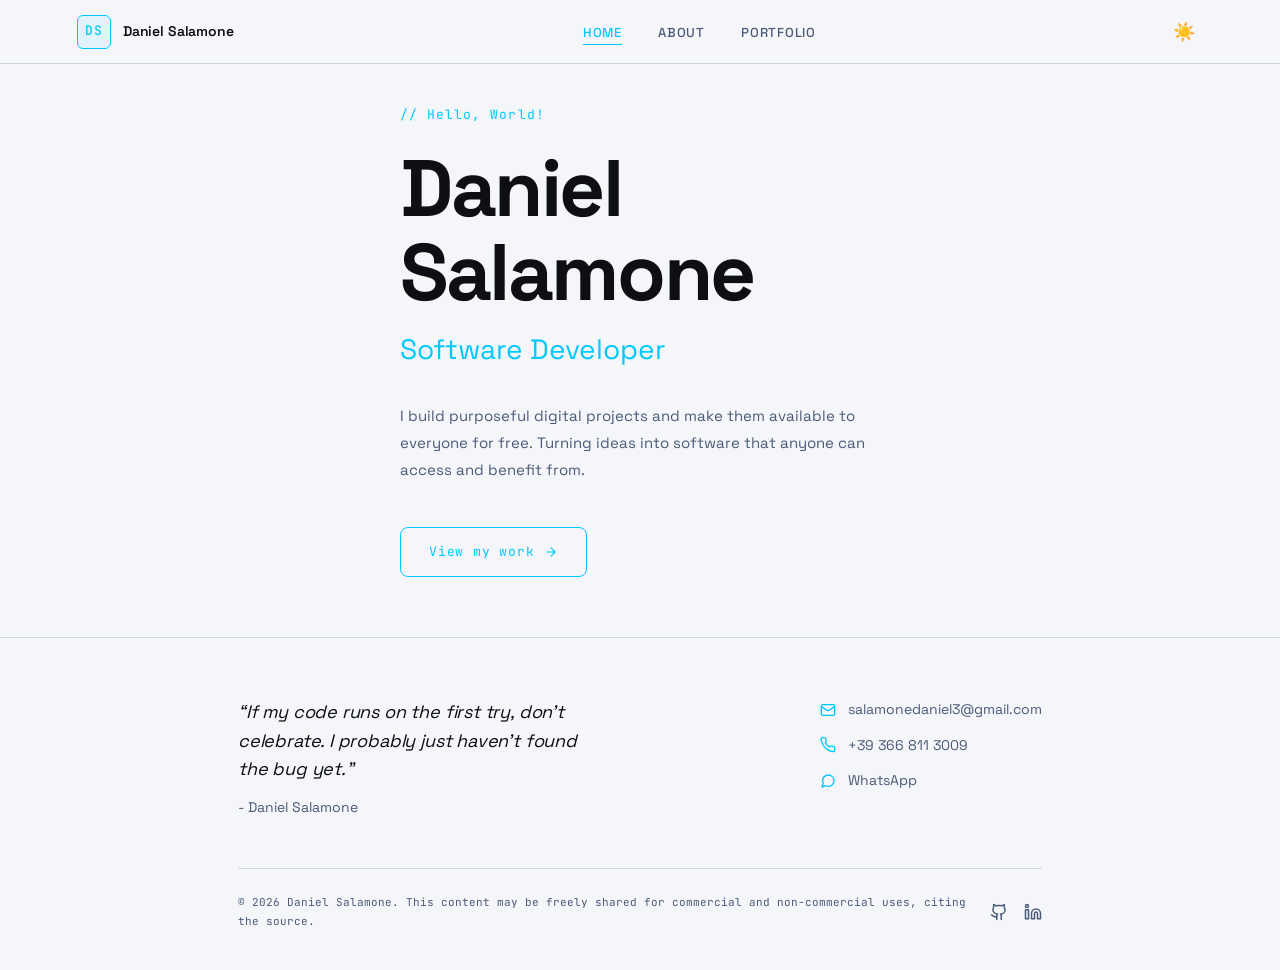
<file: index.html>
<!DOCTYPE html>
<html lang="en">
<head>
  <meta charset="UTF-8" />
  <meta name="viewport" content="width=device-width, initial-scale=1.0" />
  <meta name="author" content="Daniel Salamone" />
  <meta http-equiv="X-UA-Compatible" content="IE=edge" />
  <title>Daniel Salamone — Software Developer</title>
  <meta name="description" content="Daniel Salamone — Software Developer. Building clean, purposeful software." />

  <meta property="og:type" content="website" />
  <meta property="og:title" content="Daniel Salamone — Software Developer" />
  <meta property="og:description" content="I build purposeful digital projects and make them available to everyone for free. Turning ideas into software that anyone can access and benefit from." />
  <meta property="og:image" content="https://danysalamone.github.io/og-image.png" />
  <meta property="og:url" content="https://danysalamone.github.io" />
  <meta property="og:site_name" content="Daniel Salamone — Software Developer" />
  <meta property="og:locale" content="en_US" />

  <link rel="icon" type="image/png" sizes="96x96" href="https://danysalamone.github.io/favicon-96x96.png" />
  <link rel="apple-touch-icon" href="https://danysalamone.github.io/apple-touch-icon.png" />

  <meta name="twitter:card" content="summary_large_image" />
  <meta name="twitter:title" content="Daniel Salamone — Software Developer" />
  <meta name="twitter:description" content="I build purposeful digital projects and make them available to everyone for free. Turning ideas into software that anyone can access and benefit from." />
  <meta name="twitter:image" content="https://danysalamone.github.io/og-image.png" />
  
  <link rel="preconnect" href="https://fonts.googleapis.com" />
  <link rel="preconnect" href="https://fonts.gstatic.com" crossorigin />
  <link href="https://fonts.googleapis.com/css2?family=Space+Grotesk:wght@300;400;500;600;700&family=JetBrains+Mono:wght@300;400;500&display=swap" rel="stylesheet" />
  <link rel="stylesheet" href="style.css" />
  <script defer data-domain="danielsalamone.dev" src="https://plausible.io/js/script.js"></script>
</head>
<body>

  <nav>
    <button class="menu-toggle" aria-label="Apri menu" aria-expanded="false">
      <span></span><span></span><span></span>
    </button>
    <a class="nav-logo" href="/">
      <div class="nav-logo-box"><span>DS</span></div>
      <span class="nav-logo-name">Daniel Salamone</span>
    </a>
    <ul class="nav-links">
      <li><a href="/" class="active">Home</a></li>
      <li><a href="/about">About</a></li>
      <li><a href="/portfolio">Portfolio</a></li>
    </ul>
    <button class="theme-toggle" aria-label="Cambia tema">🌙</button>
  </nav>

  <div class="scroll-progress"></div>

  <main>
    <section id="home">
      <div class="page-wrapper">
        <div class="hero-inner">
          <p class="hero-greeting reveal" data-delay="0">// Hello, World!</p>
          <h1 class="hero-name reveal" data-delay="100">Daniel<br>Salamone</h1>
          <p class="hero-role reveal" data-delay="200"><span>Software Developer</span></p>
          <p class="hero-desc reveal" data-delay="300">
            I build purposeful digital projects and make them available to everyone for free. Turning ideas into software that anyone can access and benefit from.
          </p>
          <a href="/portfolio" class="hero-cta reveal" data-delay="400">
            View my work
            <svg xmlns="http://www.w3.org/2000/svg" viewBox="0 0 24 24" fill="none"
              stroke="currentColor" stroke-width="2" stroke-linecap="round" stroke-linejoin="round">
              <path d="M5 12h14M12 5l7 7-7 7"/>
            </svg>
          </a>
        </div>
      </div>
    </section>
  </main>

  <footer>
    <div class="footer-inner">
      <div class="footer-top">
        <div class="footer-left">
          <p class="footer-quote">“If my code runs on the first try, don't celebrate. I probably just haven't found the bug yet.”</p>
          <p>- Daniel Salamone</p>
        </div>
        <div class="contact-links">
          <a class="contact-item" href="mailto:salamonedaniel3@gmail.com" aria-label="Email">
            <svg xmlns="http://www.w3.org/2000/svg" viewBox="0 0 24 24" fill="none" stroke="currentColor" stroke-width="2" stroke-linecap="round" stroke-linejoin="round"><rect x="2" y="4" width="20" height="16" rx="2"/><path d="m22 7-8.97 5.7a1.94 1.94 0 0 1-2.06 0L2 7"/></svg>
            salamonedaniel3@gmail.com
          </a>
          <a class="contact-item" href="tel:+393668113009" aria-label="Telefono">
            <svg xmlns="http://www.w3.org/2000/svg" viewBox="0 0 24 24" fill="none" stroke="currentColor" stroke-width="2" stroke-linecap="round" stroke-linejoin="round"><path d="M22 16.92v3a2 2 0 0 1-2.18 2 19.79 19.79 0 0 1-8.63-3.07A19.5 19.5 0 0 1 4.69 12a19.79 19.79 0 0 1-3.07-8.67A2 2 0 0 1 3.62 1h3a2 2 0 0 1 2 1.72c.127.96.361 1.903.7 2.81a2 2 0 0 1-.45 2.11L7.91 8.6a16 16 0 0 0 6.29 6.29l.96-.96a2 2 0 0 1 2.11-.45c.907.339 1.85.573 2.81.7A2 2 0 0 1 22 16.92z"/></svg>
            +39 366 811 3009
          </a>
          <a class="contact-item" href="https://wa.me/393668113009" target="_blank" rel="noopener" aria-label="WhatsApp">
            <svg xmlns="http://www.w3.org/2000/svg" viewBox="0 0 24 24" fill="none" stroke="currentColor" stroke-width="2" stroke-linecap="round" stroke-linejoin="round"><path d="M21 11.5a8.38 8.38 0 0 1-.9 3.8 8.5 8.5 0 0 1-7.6 4.7 8.38 8.38 0 0 1-3.8-.9L3 21l1.9-5.7a8.38 8.38 0 0 1-.9-3.8 8.5 8.5 0 0 1 4.7-7.6 8.38 8.38 0 0 1 3.8-.9h.5a8.48 8.48 0 0 1 8 8v.5z"/></svg>
            WhatsApp
          </a>
        </div>
      </div>

      <div class="footer-bottom">
        <p>© 2026 Daniel Salamone. This content may be freely shared for commercial and non-commercial uses, citing the source.</p>
        <div class="social-icons">
          <a href="https://github.com/danysalamone" target="_blank" rel="noopener" aria-label="GitHub">
            <svg xmlns="http://www.w3.org/2000/svg" viewBox="0 0 24 24" fill="none" stroke="currentColor" stroke-width="2" stroke-linecap="round" stroke-linejoin="round"><path d="M15 22v-4a4.8 4.8 0 0 0-1-3.2c3 0 6-2 6-5.5.08-1.25-.27-2.48-1-3.5.28-1.15.28-2.35 0-3.5 0 0-1 0-3 1.5-2.64-.5-5.36-.5-8 0C6 2 5 2 5 2c-.3 1.15-.3 2.35 0 3.5A5.403 5.403 0 0 0 4 9c0 3.5 3 5.5 6 5.5-.39.49-.68 1.05-.85 1.65-.17.6-.22 1.23-.15 1.85v4"/><path d="M9 18c-4.51 2-5-2-7-2"/></svg>
          </a>
          <a href="http://www.linkedin.com/in/daniel-salamone-2a4416414" target="_blank" rel="noopener" aria-label="LinkedIn">
            <svg xmlns="http://www.w3.org/2000/svg" viewBox="0 0 24 24" fill="none" stroke="currentColor" stroke-width="2" stroke-linecap="round" stroke-linejoin="round"><path d="M16 8a6 6 0 0 1 6 6v7h-4v-7a2 2 0 0 0-2-2 2 2 0 0 0-2 2v7h-4v-7a6 6 0 0 1 6-6z"/><rect width="4" height="12" x="2" y="9"/><circle cx="4" cy="4" r="2"/></svg>
          </a>
        </div>
      </div>
    </div>
  </footer>

  <button id="backToTop" aria-label="Torna su">
    <svg viewBox="0 0 24 24" fill="none" stroke="currentColor" stroke-width.5" stroke-linecap="round" stroke-linejoin="round">
      <path d="M12 19V5M5 12l7-7 7 7"/>
    </svg>
  </button>

  <script src="transitions.js"></script>
</body>
</html>
</file>
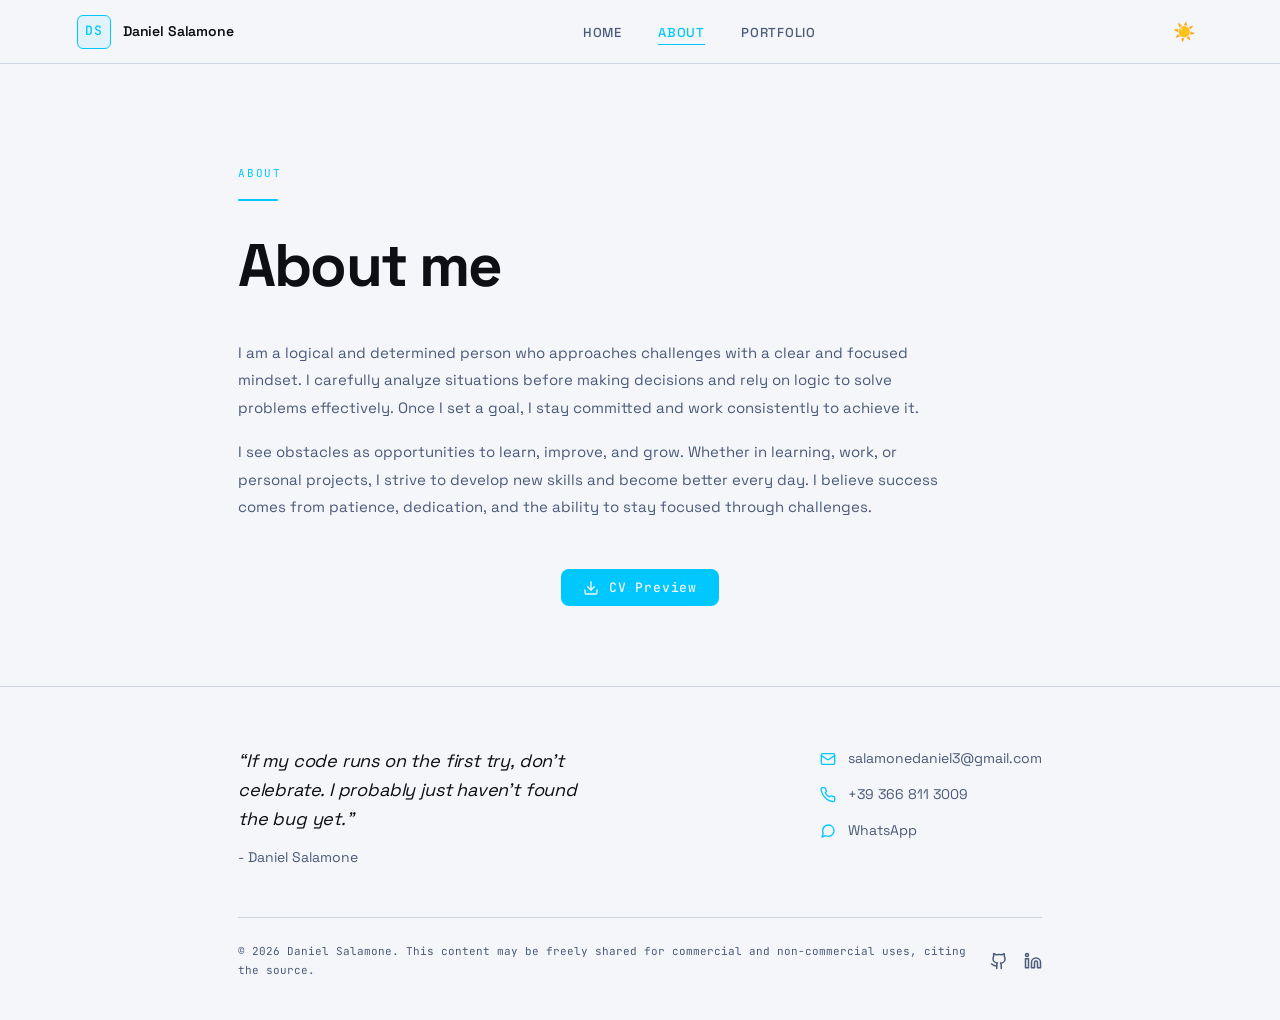
<file: about.html>
<!DOCTYPE html>
<html lang="en">
<head>
  <meta charset="UTF-8" />
  <meta name="viewport" content="width=device-width, initial-scale=1.0" />
  <meta name="author" content="Daniel Salamone" />
  <meta http-equiv="X-UA-Compatible" content="IE=edge" />
  <title>About — Daniel Salamone</title>
  <meta name="description" content="About Daniel Salamone — software developer, logical and determined. Learn more about my approach and skills." />
  
  <link rel="icon" type="image/png" sizes="96x96" href="https://danysalamone.github.io/favicon-96x96.png" />
  <link rel="apple-touch-icon" href="https://danysalamone.github.io/apple-touch-icon.png" />
  
  <link rel="preconnect" href="https://fonts.googleapis.com" />
  <link rel="preconnect" href="https://fonts.gstatic.com" crossorigin />
  <link href="https://fonts.googleapis.com/css2?family=Space+Grotesk:wght@300;400;500;600;700&family=JetBrains+Mono:wght@300;400;500&display=swap" rel="stylesheet" />
  <link rel="stylesheet" href="style.css" />
  <script defer data-domain="danielsalamone.dev" src="https://plausible.io/js/script.js"></script>
</head>
<body>

  <nav>
    <button class="menu-toggle" aria-label="Apri menu" aria-expanded="false">
      <span></span><span></span><span></span>
    </button>
    <a class="nav-logo" href="/">
      <div class="nav-logo-box"><span>DS</span></div>
      <span class="nav-logo-name">Daniel Salamone</span>
    </a>
    <ul class="nav-links">
      <li><a href="/">Home</a></li>
      <li><a href="/about" class="active">About</a></li>
      <li><a href="/portfolio">Portfolio</a></li>
    </ul>
    <button class="theme-toggle" aria-label="Cambia tema">🌙</button>
  </nav>

  <div class="scroll-progress"></div>

  <main>
    <section id="about">
      <div class="page-wrapper">
        <p class="eyebrow reveal" data-delay="0">About</p>
        <div class="section-divider reveal" data-delay="80"></div>
        <h2 class="page-title reveal" data-delay="140">About me</h2>

        <div class="about-body">
          <div class="about-text reveal" data-delay="220">
            <p>I am a logical and determined person who approaches challenges with a clear and focused mindset. I carefully analyze situations before making decisions and rely on logic to solve problems effectively. Once I set a goal, I stay committed and work consistently to achieve it.</p>
            <p>I see obstacles as opportunities to learn, improve, and grow. Whether in learning, work, or personal projects, I strive to develop new skills and become better every day. I believe success comes from patience, dedication, and the ability to stay focused through challenges.</p>
          </div>
        </div>

        <div class="cv-wrapper reveal" data-delay="320">
          <button class="cv-btn" id="cvDownloadTrigger">
            <svg xmlns="http://www.w3.org/2000/svg" viewBox="0 0 24 24" fill="none"
              stroke="currentColor" stroke-width="2" stroke-linecap="round" stroke-linejoin="round">
              <path d="M21 15v4a2 2 0 0 1-2 2H5a2 2 0 0 1-2-2v-4"/>
              <polyline points="7 10 12 15 17 10"/>
              <line x1="12" y1="15" x2="12" y2="3"/>
            </svg>
            CV Preview
          </button>
        </div>
      </div>
    </section>
  </main>

  <footer>
    <div class="footer-inner">
      <div class="footer-top">
        <div class="footer-left">
          <p class="footer-quote">“If my code runs on the first try, don't celebrate. I probably just haven't found the bug yet.”</p>
          <p>- Daniel Salamone</p>
        </div>
        <div class="contact-links">
          <a class="contact-item" href="mailto:salamonedaniel3@gmail.com" aria-label="Email">
            <svg xmlns="http://www.w3.org/2000/svg" viewBox="0 0 24 24" fill="none" stroke="currentColor" stroke-width="2" stroke-linecap="round" stroke-linejoin="round"><rect x="2" y="4" width="20" height="16" rx="2"/><path d="m22 7-8.97 5.7a1.94 1.94 0 0 1-2.06 0L2 7"/></svg>
            salamonedaniel3@gmail.com
          </a>
          <a class="contact-item" href="tel:+393668113009" aria-label="Telefono">
            <svg xmlns="http://www.w3.org/2000/svg" viewBox="0 0 24 24" fill="none" stroke="currentColor" stroke-width="2" stroke-linecap="round" stroke-linejoin="round"><path d="M22 16.92v3a2 2 0 0 1-2.18 2 19.79 19.79 0 0 1-8.63-3.07A19.5 19.5 0 0 1 4.69 12a19.79 19.79 0 0 1-3.07-8.67A2 2 0 0 1 3.62 1h3a2 2 0 0 1 2 1.72c.127.96.361 1.903.7 2.81a2 2 0 0 1-.45 2.11L7.91 8.6a16 16 0 0 0 6.29 6.29l.96-.96a2 2 0 0 1 2.11-.45c.907.339 1.85.573 2.81.7A2 2 0 0 1 22 16.92z"/></svg>
            +39 366 811 3009
          </a>
          <a class="contact-item" href="https://wa.me/393668113009" target="_blank" rel="noopener" aria-label="WhatsApp">
            <svg xmlns="http://www.w3.org/2000/svg" viewBox="0 0 24 24" fill="none" stroke="currentColor" stroke-width="2" stroke-linecap="round" stroke-linejoin="round"><path d="M21 11.5a8.38 8.38 0 0 1-.9 3.8 8.5 8.5 0 0 1-7.6 4.7 8.38 8.38 0 0 1-3.8-.9L3 21l1.9-5.7a8.38 8.38 0 0 1-.9-3.8 8.5 8.5 0 0 1 4.7-7.6 8.38 8.38 0 0 1 3.8-.9h.5a8.48 8.48 0 0 1 8 8v.5z"/></svg>
            WhatsApp
          </a>
        </div>
      </div>

      <div class="footer-bottom">
        <p>© 2026 Daniel Salamone. This content may be freely shared for commercial and non-commercial uses, citing the source.</p>
        <div class="social-icons">
          <a href="https://github.com/danysalamone" target="_blank" rel="noopener" aria-label="GitHub">
            <svg xmlns="http://www.w3.org/2000/svg" viewBox="0 0 24 24" fill="none" stroke="currentColor" stroke-width="2" stroke-linecap="round" stroke-linejoin="round"><path d="M15 22v-4a4.8 4.8 0 0 0-1-3.2c3 0 6-2 6-5.5.08-1.25-.27-2.48-1-3.5.28-1.15.28-2.35 0-3.5 0 0-1 0-3 1.5-2.64-.5-5.36-.5-8 0C6 2 5 2 5 2c-.3 1.15-.3 2.35 0 3.5A5.403 5.403 0 0 0 4 9c0 3.5 3 5.5 6 5.5-.39.49-.68 1.05-.85 1.65-.17.6-.22 1.23-.15 1.85v4"/><path d="M9 18c-4.51 2-5-2-7-2"/></svg>
          </a>
          <a href="http://www.linkedin.com/in/daniel-salamone-2a4416414" target="_blank" rel="noopener" aria-label="LinkedIn">
            <svg xmlns="http://www.w3.org/2000/svg" viewBox="0 0 24 24" fill="none" stroke="currentColor" stroke-width="2" stroke-linecap="round" stroke-linejoin="round"><path d="M16 8a6 6 0 0 1 6 6v7h-4v-7a2 2 0 0 0-2-2 2 2 0 0 0-2 2v7h-4v-7a6 6 0 0 1 6-6z"/><rect width="4" height="12" x="2" y="9"/><circle cx="4" cy="4" r="2"/></svg>
          </a>
        </div>
      </div>
    </div>
  </footer>

  <button id="backToTop" aria-label="Torna su">
    <svg viewBox="0 0 24 24" fill="none" stroke="currentColor" stroke-width="2.5" stroke-linecap="round" stroke-linejoin="round">
      <path d="M12 19V5M5 12l7-7 7 7"/>
    </svg>
  </button>

  <script src="transitions.js"></script>
</body>
</html>
</file>
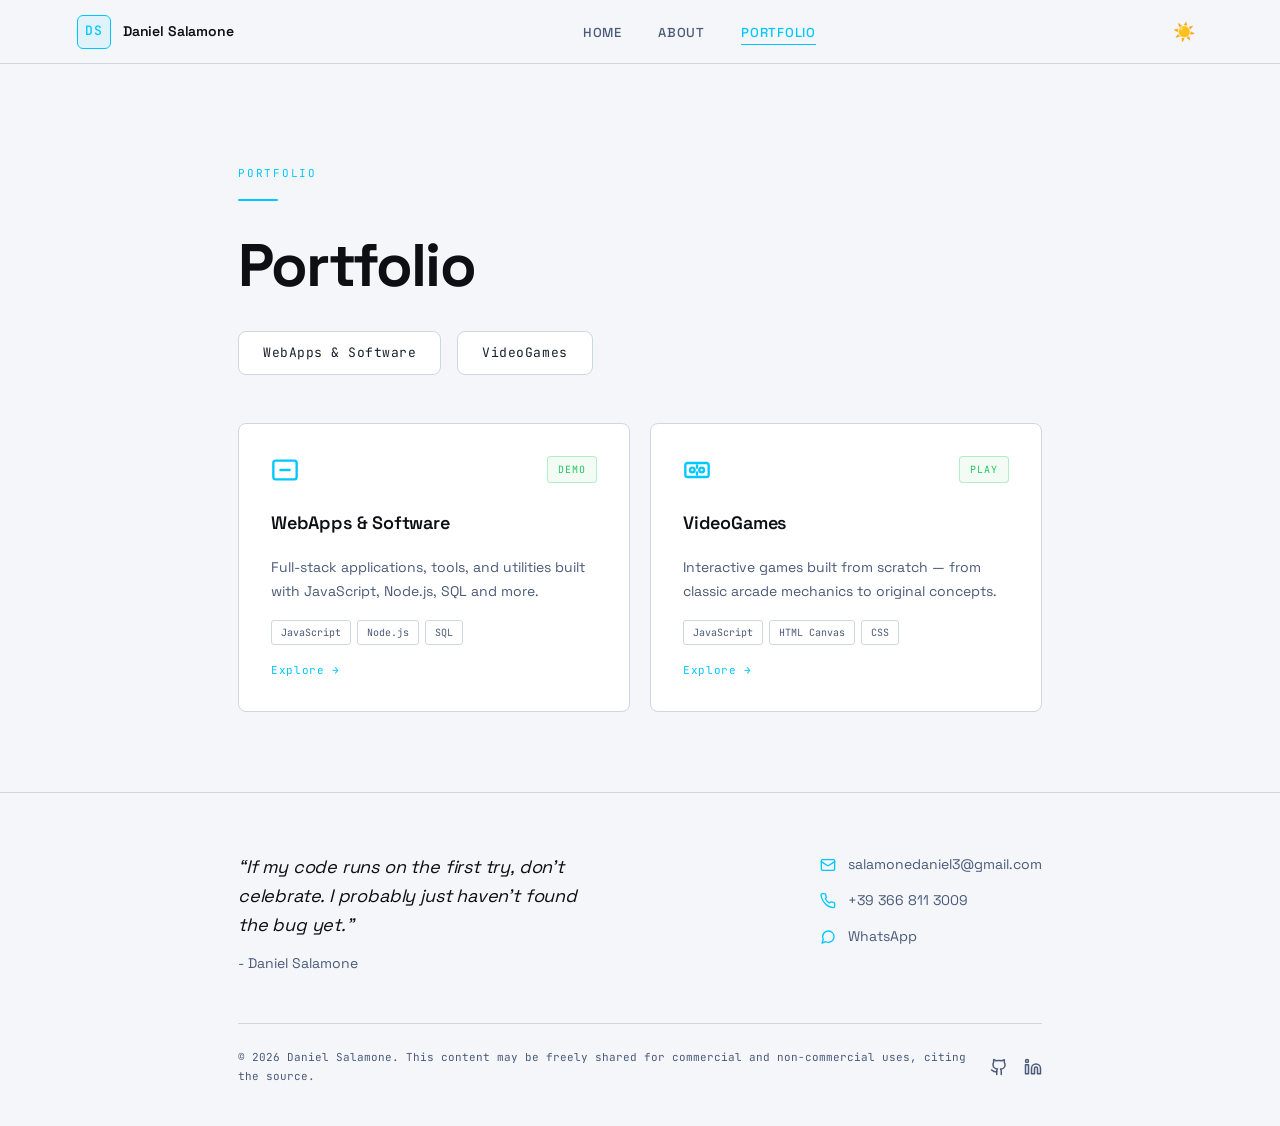
<file: portfolio.html>
<!DOCTYPE html>
<html lang="en">
<head>
  <meta charset="UTF-8" />
  <meta name="viewport" content="width=device-width, initial-scale=1.0" />
  <meta name="author" content="Daniel Salamone" />
  <meta http-equiv="X-UA-Compatible" content="IE=edge" />
  <title>Portfolio — Daniel Salamone</title>
  <meta name="description" content="Portfolio of Daniel Salamone — WebApps, Software and VideoGames." />
  
  <link rel="icon" type="image/png" sizes="96x96" href="https://danysalamone.github.io/favicon-96x96.png" />
  <link rel="apple-touch-icon" href="https://danysalamone.github.io/apple-touch-icon.png" />
  
  <link rel="preconnect" href="https://fonts.googleapis.com" />
  <link rel="preconnect" href="https://fonts.gstatic.com" crossorigin />
  <link href="https://fonts.googleapis.com/css2?family=Space+Grotesk:wght@300;400;500;600;700&family=JetBrains+Mono:wght@300;400;500&display=swap" rel="stylesheet" />
  <link rel="stylesheet" href="style.css" />
  <script defer data-domain="danielsalamone.dev" src="https://plausible.io/js/script.js"></script>
</head>
<body>

  <nav>
    <button class="menu-toggle" aria-label="Apri menu" aria-expanded="false">
      <span></span><span></span><span></span>
    </button>
    <a class="nav-logo" href="/">
      <div class="nav-logo-box"><span>DS</span></div>
      <span class="nav-logo-name">Daniel Salamone</span>
    </a>
    <ul class="nav-links">
      <li><a href="/">Home</a></li>
      <li><a href="/about">About</a></li>
      <li><a href="/portfolio" class="active">Portfolio</a></li>
    </ul>
    <button class="theme-toggle" aria-label="Cambia tema">🌙</button>
  </nav>

  <div class="scroll-progress"></div>

  <main>
    <section id="portfolio">
      <div class="page-wrapper">
        <p class="eyebrow reveal" data-delay="0">Portfolio</p>
        <div class="section-divider reveal" data-delay="80"></div>
        <h2 class="page-title reveal" data-delay="140">Portfolio</h2>

        <div class="portfolio-buttons reveal" data-delay="200">
          <a href="/webapps" class="portfolio-btn">WebApps & Software</a>
          <a href="/videogames" class="portfolio-btn">VideoGames</a>
        </div>

        <div class="projects-grid preview-grid reveal" data-delay="280">
          <a href="/webapps" class="project-card preview-card">
            <div class="project-header">
              <span class="project-icon">
                <svg viewBox="0 0 24 24" width="28" height="28" fill="none" stroke="currentColor" stroke-width="2" stroke-linecap="round" stroke-linejoin="round">
                  <rect x="2" y="4" width="20" height="16" rx="2"/>
                  <path d="M8 12h8"/>
                </svg>
              </span>
              <span class="project-badge demo">Demo</span>
            </div>
            <h3>WebApps & Software</h3>
            <p>Full‑stack applications, tools, and utilities built with JavaScript, Node.js, SQL and more.</p>
            <div class="project-stack">
              <span class="stack-tag">JavaScript</span>
              <span class="stack-tag">Node.js</span>
              <span class="stack-tag">SQL</span>
            </div>
            <span class="project-link">Explore →</span>
          </a>

          <a href="/videogames" class="project-card preview-card">
            <div class="project-header">
              <span class="project-icon">
                <svg viewBox="0 0 24 24" width="28" height="28" fill="none" stroke="currentColor" stroke-width="2" stroke-linecap="round" stroke-linejoin="round">
                  <rect x="2" y="6" width="20" height="12" rx="2"/>
                  <circle cx="8" cy="12" r="2"/>
                  <circle cx="16" cy="12" r="2"/>
                  <path d="M12 8v2"/>
                  <path d="M12 14v2"/>
                </svg>
              </span>
              <span class="project-badge play">Play</span>
            </div>
            <h3>VideoGames</h3>
            <p>Interactive games built from scratch — from classic arcade mechanics to original concepts.</p>
            <div class="project-stack">
              <span class="stack-tag">JavaScript</span>
              <span class="stack-tag">HTML Canvas</span>
              <span class="stack-tag">CSS</span>
            </div>
            <span class="project-link">Explore →</span>
          </a>
        </div>
      </div>
    </section>
  </main>

  <footer>
    <div class="footer-inner">
      <div class="footer-top">
        <div class="footer-left">
          <p class="footer-quote">“If my code runs on the first try, don't celebrate. I probably just haven't found the bug yet.”</p>
          <p>- Daniel Salamone</p>
        </div>
        <div class="contact-links">
          <a class="contact-item" href="mailto:salamonedaniel3@gmail.com" aria-label="Email">
            <svg xmlns="http://www.w3.org/2000/svg" viewBox="0 0 24 24" fill="none" stroke="currentColor" stroke-width="2" stroke-linecap="round" stroke-linejoin="round"><rect x="2" y="4" width="20" height="16" rx="2"/><path d="m22 7-8.97 5.7a1.94 1.94 0 0 1-2.06 0L2 7"/></svg>
            salamonedaniel3@gmail.com
          </a>
          <a class="contact-item" href="tel:+393668113009" aria-label="Telefono">
            <svg xmlns="http://www.w3.org/2000/svg" viewBox="0 0 24 24" fill="none" stroke="currentColor" stroke-width="2" stroke-linecap="round" stroke-linejoin="round"><path d="M22 16.92v3a2 2 0 0 1-2.18 2 19.79 19.79 0 0 1-8.63-3.07A19.5 19.5 0 0 1 4.69 12a19.79 19.79 0 0 1-3.07-8.67A2 2 0 0 1 3.62 1h3a2 2 0 0 1 2 1.72c.127.96.361 1.903.7 2.81a2 2 0 0 1-.45 2.11L7.91 8.6a16 16 0 0 0 6.29 6.29l.96-.96a2 2 0 0 1 2.11-.45c.907.339 1.85.573 2.81.7A2 2 0 0 1 22 16.92z"/></svg>
            +39 366 811 3009
          </a>
          <a class="contact-item" href="https://wa.me/393668113009" target="_blank" rel="noopener" aria-label="WhatsApp">
            <svg xmlns="http://www.w3.org/2000/svg" viewBox="0 0 24 24" fill="none" stroke="currentColor" stroke-width="2" stroke-linecap="round" stroke-linejoin="round"><path d="M21 11.5a8.38 8.38 0 0 1-.9 3.8 8.5 8.5 0 0 1-7.6 4.7 8.38 8.38 0 0 1-3.8-.9L3 21l1.9-5.7a8.38 8.38 0 0 1-.9-3.8 8.5 8.5 0 0 1 4.7-7.6 8.38 8.38 0 0 1 3.8-.9h.5a8.48 8.48 0 0 1 8 8v.5z"/></svg>
            WhatsApp
          </a>
        </div>
      </div>

      <div class="footer-bottom">
        <p>© 2026 Daniel Salamone. This content may be freely shared for commercial and non-commercial uses, citing the source.</p>
        <div class="social-icons">
          <a href="https://github.com/danysalamone" target="_blank" rel="noopener" aria-label="GitHub">
            <svg xmlns="http://www.w3.org/2000/svg" viewBox="0 0 24 24" fill="none" stroke="currentColor" stroke-width="2" stroke-linecap="round" stroke-linejoin="round"><path d="M15 22v-4a4.8 4.8 0 0 0-1-3.2c3 0 6-2 6-5.5.08-1.25-.27-2.48-1-3.5.28-1.15.28-2.35 0-3.5 0 0-1 0-3 1.5-2.64-.5-5.36-.5-8 0C6 2 5 2 5 2c-.3 1.15-.3 2.35 0 3.5A5.403 5.403 0 0 0 4 9c0 3.5 3 5.5 6 5.5-.39.49-.68 1.05-.85 1.65-.17.6-.22 1.23-.15 1.85v4"/><path d="M9 18c-4.51 2-5-2-7-2"/></svg>
          </a>
          <a href="http://www.linkedin.com/in/daniel-salamone-2a4416414" target="_blank" rel="noopener" aria-label="LinkedIn">
            <svg xmlns="http://www.w3.org/2000/svg" viewBox="0 0 24 24" fill="none" stroke="currentColor" stroke-width="2" stroke-linecap="round" stroke-linejoin="round"><path d="M16 8a6 6 0 0 1 6 6v7h-4v-7a2 2 0 0 0-2-2 2 2 0 0 0-2 2v7h-4v-7a6 6 0 0 1 6-6z"/><rect width="4" height="12" x="2" y="9"/><circle cx="4" cy="4" r="2"/></svg>
          </a>
        </div>
      </div>
    </div>
  </footer>

  <button id="backToTop" aria-label="Torna su">
    <svg viewBox="0 0 24 24" fill="none" stroke="currentColor" stroke-width="2.5" stroke-linecap="round" stroke-linejoin="round">
      <path d="M12 19V5M5 12l7-7 7 7"/>
    </svg>
  </button>

  <script src="transitions.js"></script>
</body>
</html>
</file>
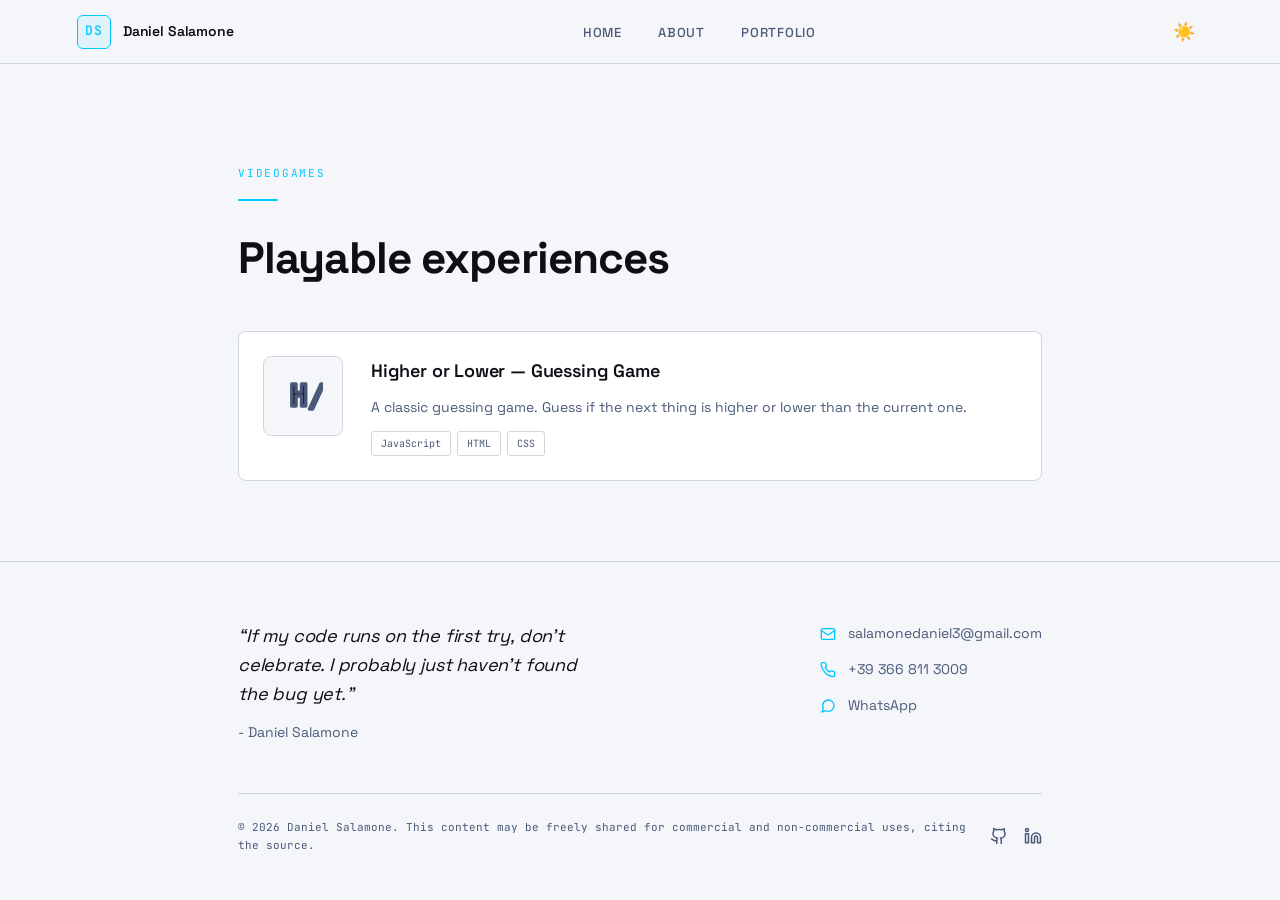
<file: videogames.html>
<!DOCTYPE html>
<html lang="en">
<head>
  <meta charset="UTF-8" />
  <meta name="viewport" content="width=device-width, initial-scale=1.0" />
  <meta name="author" content="Daniel Salamone" />
  <meta http-equiv="X-UA-Compatible" content="IE=edge" />
  <title>VideoGames — Daniel Salamone</title>
  <meta name="description" content="VideoGames projects by Daniel Salamone." />
  
  <link rel="icon" type="image/png" sizes="96x96" href="https://danysalamone.github.io/favicon-96x96.png" />
  <link rel="apple-touch-icon" href="https://danysalamone.github.io/apple-touch-icon.png" />
  
  <link rel="preconnect" href="https://fonts.googleapis.com" />
  <link rel="preconnect" href="https://fonts.gstatic.com" crossorigin />
  <link href="https://fonts.googleapis.com/css2?family=Space+Grotesk:wght@300;400;500;600;700&family=JetBrains+Mono:wght@300;400;500&display=swap" rel="stylesheet" />
  <link rel="stylesheet" href="style.css" />
  <script defer data-domain="danielsalamone.dev" src="https://plausible.io/js/script.js"></script>
</head>
<body>

  <nav>
    <button class="menu-toggle" aria-label="Apri menu" aria-expanded="false">
      <span></span><span></span><span></span>
    </button>
    <a class="nav-logo" href="index.html">
      <div class="nav-logo-box"><span>DS</span></div>
      <span class="nav-logo-name">Daniel Salamone</span>
    </a>
    <ul class="nav-links">
      <li><a href="index.html">Home</a></li>
      <li><a href="about.html">About</a></li>
      <li><a href="portfolio.html">Portfolio</a></li>
    </ul>
    <button class="theme-toggle" aria-label="Cambia tema">🌙</button>
  </nav>

  <div class="scroll-progress"></div>

  <main>
    <section id="projects-page">
      <div class="page-wrapper">
        <p class="eyebrow reveal" data-delay="0">VideoGames</p>
        <div class="section-divider reveal" data-delay="80"></div>
        <h2 class="reveal" data-delay="140">Playable experiences</h2>

        <div class="project-list reveal" data-delay="220">

          <!-- Higher or Lower -->
          <div class="project-list-item" data-project="higherorlower" data-game="Higher or Lower">
            <div class="project-thumb">
              <svg viewBox="0 0 24 24" width="40" height="40" fill="none" stroke="currentColor" stroke-width="2" stroke-linecap="round" stroke-linejoin="round">
                <text x="4" y="18" font-family="monospace" font-size="18" font-weight="bold" fill="currentColor">H/L</text>
              </svg>
            </div>
            <div class="project-info">
              <h3>Higher or Lower — Guessing Game</h3>
              <p>A classic guessing game. Guess if the next thing is higher or lower than the current one.</p>
              <div class="project-stack">
                <span class="stack-tag">JavaScript</span>
                <span class="stack-tag">HTML</span>
                <span class="stack-tag">CSS</span>
              </div>
            </div>
          </div>

        </div>
      </div>
    </section>
  </main>

  <footer>
    <div class="footer-inner">
      <div class="footer-top">
        <div class="footer-left">
          <p class="footer-quote">“If my code runs on the first try, don't celebrate. I probably just haven't found the bug yet.”</p>
          <p>- Daniel Salamone</p>
        </div>
        <div class="contact-links">
          <a class="contact-item" href="mailto:salamonedaniel3@gmail.com" aria-label="Email">
            <svg xmlns="http://www.w3.org/2000/svg" viewBox="0 0 24 24" fill="none" stroke="currentColor" stroke-width="2" stroke-linecap="round" stroke-linejoin="round"><rect x="2" y="4" width="20" height="16" rx="2"/><path d="m22 7-8.97 5.7a1.94 1.94 0 0 1-2.06 0L2 7"/></svg>
            salamonedaniel3@gmail.com
          </a>
          <a class="contact-item" href="tel:+393668113009" aria-label="Telefono">
            <svg xmlns="http://www.w3.org/2000/svg" viewBox="0 0 24 24" fill="none" stroke="currentColor" stroke-width="2" stroke-linecap="round" stroke-linejoin="round"><path d="M22 16.92v3a2 2 0 0 1-2.18 2 19.79 19.79 0 0 1-8.63-3.07A19.5 19.5 0 0 1 4.69 12a19.79 19.79 0 0 1-3.07-8.67A2 2 0 0 1 3.62 1h3a2 2 0 0 1 2 1.72c.127.96.361 1.903.7 2.81a2 2 0 0 1-.45 2.11L7.91 8.6a16 16 0 0 0 6.29 6.29l.96-.96a2 2 0 0 1 2.11-.45c.907.339 1.85.573 2.81.7A2 2 0 0 1 22 16.92z"/></svg>
            +39 366 811 3009
          </a>
          <a class="contact-item" href="https://wa.me/393668113009" target="_blank" rel="noopener" aria-label="WhatsApp">
            <svg xmlns="http://www.w3.org/2000/svg" viewBox="0 0 24 24" fill="none" stroke="currentColor" stroke-width="2" stroke-linecap="round" stroke-linejoin="round"><path d="M21 11.5a8.38 8.38 0 0 1-.9 3.8 8.5 8.5 0 0 1-7.6 4.7 8.38 8.38 0 0 1-3.8-.9L3 21l1.9-5.7a8.38 8.38 0 0 1-.9-3.8 8.5 8.5 0 0 1 4.7-7.6 8.38 8.38 0 0 1 3.8-.9h.5a8.48 8.48 0 0 1 8 8v.5z"/></svg>
            WhatsApp
          </a>
        </div>
      </div>

      <div class="footer-bottom">
        <p>© 2026 Daniel Salamone. This content may be freely shared for commercial and non-commercial uses, citing the source.</p>
        <div class="social-icons">
          <a href="https://github.com/danysalamone" target="_blank" rel="noopener" aria-label="GitHub">
            <svg xmlns="http://www.w3.org/2000/svg" viewBox="0 0 24 24" fill="none" stroke="currentColor" stroke-width="2" stroke-linecap="round" stroke-linejoin="round"><path d="M15 22v-4a4.8 4.8 0 0 0-1-3.2c3 0 6-2 6-5.5.08-1.25-.27-2.48-1-3.5.28-1.15.28-2.35 0-3.5 0 0-1 0-3 1.5-2.64-.5-5.36-.5-8 0C6 2 5 2 5 2c-.3 1.15-.3 2.35 0 3.5A5.403 5.403 0 0 0 4 9c0 3.5 3 5.5 6 5.5-.39.49-.68 1.05-.85 1.65-.17.6-.22 1.23-.15 1.85v4"/><path d="M9 18c-4.51 2-5-2-7-2"/></svg>
          </a>
          <a href="http://www.linkedin.com/in/daniel-salamone-2a4416414" target="_blank" rel="noopener" aria-label="LinkedIn">
            <svg xmlns="http://www.w3.org/2000/svg" viewBox="0 0 24 24" fill="none" stroke="currentColor" stroke-width="2" stroke-linecap="round" stroke-linejoin="round"><path d="M16 8a6 6 0 0 1 6 6v7h-4v-7a2 2 0 0 0-2-2 2 2 0 0 0-2 2v7h-4v-7a6 6 0 0 1 6-6z"/><rect width="4" height="12" x="2" y="9"/><circle cx="4" cy="4" r="2"/></svg>
          </a>
        </div>
      </div>
    </div>
  </footer>

  <button id="backToTop" aria-label="Torna su">
    <svg viewBox="0 0 24 24" fill="none" stroke="currentColor" stroke-width="2.5" stroke-linecap="round" stroke-linejoin="round">
      <path d="M12 19V5M5 12l7-7 7 7"/>
    </svg>
  </button>

  <script src="transitions.js"></script>
</body>
</html>
</file>
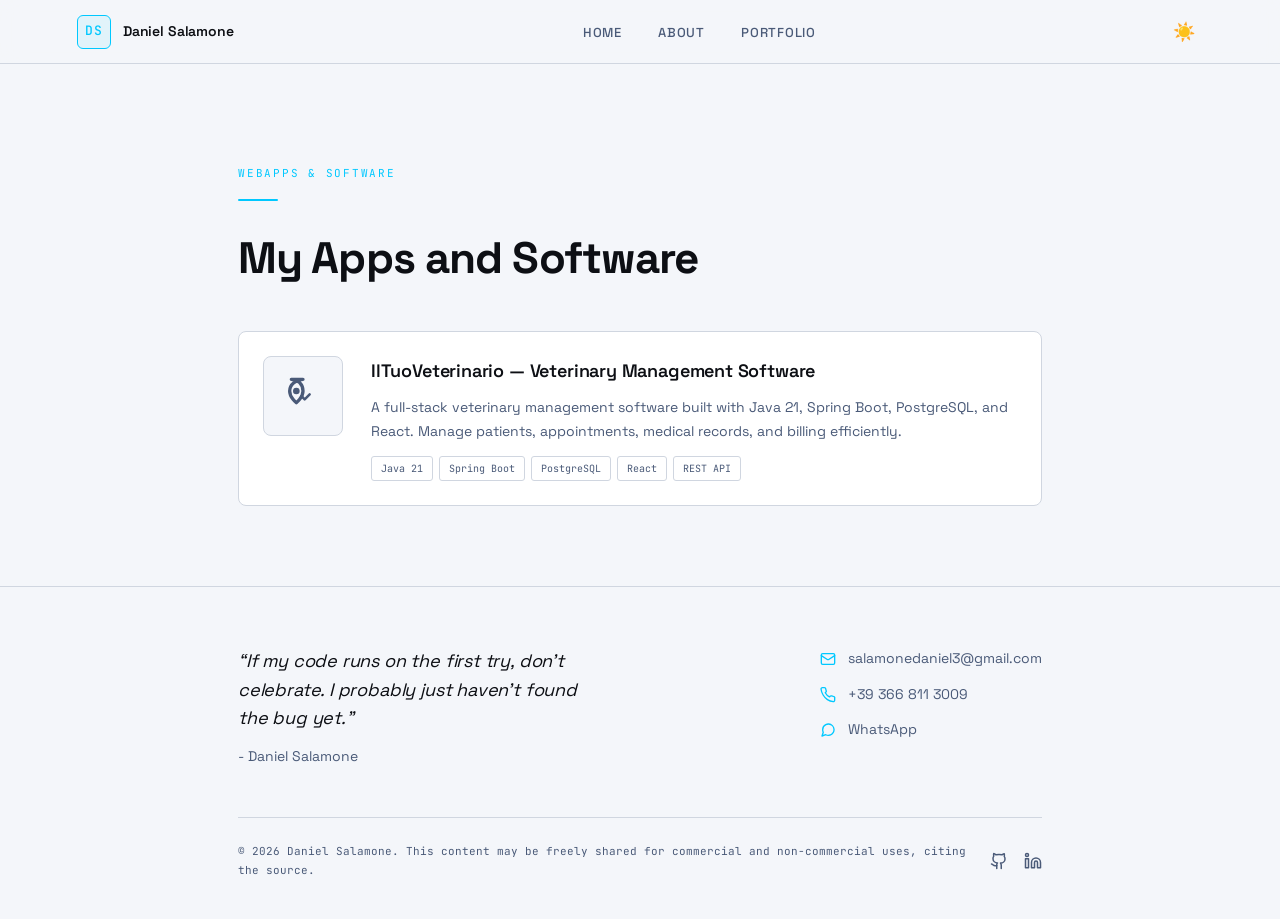
<file: webapps.html>
<!DOCTYPE html>
<html lang="en">
<head>
  <meta charset="UTF-8" />
  <meta name="viewport" content="width=device-width, initial-scale=1.0" />
  <meta name="author" content="Daniel Salamone" />
  <meta http-equiv="X-UA-Compatible" content="IE=edge" />
  <title>WebApps & Software — Daniel Salamone</title>
  <meta name="description" content="WebApps and software projects by Daniel Salamone." />
  
  <link rel="icon" type="image/png" sizes="96x96" href="https://danysalamone.github.io/favicon-96x96.png" />
  <link rel="apple-touch-icon" href="https://danysalamone.github.io/apple-touch-icon.png" />
  
  <link rel="preconnect" href="https://fonts.googleapis.com" />
  <link rel="preconnect" href="https://fonts.gstatic.com" crossorigin />
  <link href="https://fonts.googleapis.com/css2?family=Space+Grotesk:wght@300;400;500;600;700&family=JetBrains+Mono:wght@300;400;500&display=swap" rel="stylesheet" />
  <link rel="stylesheet" href="style.css" />
  <script defer data-domain="danielsalamone.dev" src="https://plausible.io/js/script.js"></script>
</head>
<body>

  <nav>
    <button class="menu-toggle" aria-label="Apri menu" aria-expanded="false">
      <span></span><span></span><span></span>
    </button>
    <a class="nav-logo" href="index.html">
      <div class="nav-logo-box"><span>DS</span></div>
      <span class="nav-logo-name">Daniel Salamone</span>
    </a>
    <ul class="nav-links">
      <li><a href="index.html">Home</a></li>
      <li><a href="about.html">About</a></li>
      <li><a href="portfolio.html">Portfolio</a></li>
    </ul>
    <button class="theme-toggle" aria-label="Cambia tema">🌙</button>
  </nav>

  <div class="scroll-progress"></div>

  <main>
    <section id="projects-page">
      <div class="page-wrapper">
        <p class="eyebrow reveal" data-delay="0">WebApps & Software</p>
        <div class="section-divider reveal" data-delay="80"></div>
        <h2 class="reveal" data-delay="140">My Apps and Software</h2>

        <div class="project-list reveal" data-delay="220">

          <!-- IlTuoVeterinario -->
          <div class="project-list-item" data-project="iltuoveterinario">
            <div class="project-thumb">
              <svg viewBox="0 0 24 24" width="40" height="40" fill="none" stroke="currentColor" stroke-width="2" stroke-linecap="round" stroke-linejoin="round">
                <path d="M12 2C8 2 4 5 4 9c0 4 4 7 4 7s4-3 4-7c0-4-3-7-7-7z"/>
                <circle cx="8" cy="9" r="1"/>
                <path d="M16 11l-3 3-2-2" stroke-width="1.5"/>
              </svg>
            </div>
            <div class="project-info">
              <h3>IlTuoVeterinario — Veterinary Management Software</h3>
              <p>A full‑stack veterinary management software built with Java 21, Spring Boot, PostgreSQL, and React. Manage patients, appointments, medical records, and billing efficiently.</p>
              <div class="project-stack">
                <span class="stack-tag">Java 21</span>
                <span class="stack-tag">Spring Boot</span>
                <span class="stack-tag">PostgreSQL</span>
                <span class="stack-tag">React</span>
                <span class="stack-tag">REST API</span>
              </div>
            </div>
          </div>

        </div>
      </div>
    </section>
  </main>

  <footer>
    <div class="footer-inner">
      <div class="footer-top">
        <div class="footer-left">
          <p class="footer-quote">“If my code runs on the first try, don't celebrate. I probably just haven't found the bug yet.”</p>
          <p>- Daniel Salamone</p>
        </div>
        <div class="contact-links">
          <a class="contact-item" href="mailto:salamonedaniel3@gmail.com" aria-label="Email">
            <svg xmlns="http://www.w3.org/2000/svg" viewBox="0 0 24 24" fill="none" stroke="currentColor" stroke-width="2" stroke-linecap="round" stroke-linejoin="round"><rect x="2" y="4" width="20" height="16" rx="2"/><path d="m22 7-8.97 5.7a1.94 1.94 0 0 1-2.06 0L2 7"/></svg>
            salamonedaniel3@gmail.com
          </a>
          <a class="contact-item" href="tel:+393668113009" aria-label="Telefono">
            <svg xmlns="http://www.w3.org/2000/svg" viewBox="0 0 24 24" fill="none" stroke="currentColor" stroke-width="2" stroke-linecap="round" stroke-linejoin="round"><path d="M22 16.92v3a2 2 0 0 1-2.18 2 19.79 19.79 0 0 1-8.63-3.07A19.5 19.5 0 0 1 4.69 12a19.79 19.79 0 0 1-3.07-8.67A2 2 0 0 1 3.62 1h3a2 2 0 0 1 2 1.72c.127.96.361 1.903.7 2.81a2 2 0 0 1-.45 2.11L7.91 8.6a16 16 0 0 0 6.29 6.29l.96-.96a2 2 0 0 1 2.11-.45c.907.339 1.85.573 2.81.7A2 2 0 0 1 22 16.92z"/></svg>
            +39 366 811 3009
          </a>
          <a class="contact-item" href="https://wa.me/393668113009" target="_blank" rel="noopener" aria-label="WhatsApp">
            <svg xmlns="http://www.w3.org/2000/svg" viewBox="0 0 24 24" fill="none" stroke="currentColor" stroke-width="2" stroke-linecap="round" stroke-linejoin="round"><path d="M21 11.5a8.38 8.38 0 0 1-.9 3.8 8.5 8.5 0 0 1-7.6 4.7 8.38 8.38 0 0 1-3.8-.9L3 21l1.9-5.7a8.38 8.38 0 0 1-.9-3.8 8.5 8.5 0 0 1 4.7-7.6 8.38 8.38 0 0 1 3.8-.9h.5a8.48 8.48 0 0 1 8 8v.5z"/></svg>
            WhatsApp
          </a>
        </div>
      </div>

      <div class="footer-bottom">
        <p>© 2026 Daniel Salamone. This content may be freely shared for commercial and non-commercial uses, citing the source.</p>
        <div class="social-icons">
          <a href="https://github.com/danysalamone" target="_blank" rel="noopener" aria-label="GitHub">
            <svg xmlns="http://www.w3.org/2000/svg" viewBox="0 0 24 24" fill="none" stroke="currentColor" stroke-width="2" stroke-linecap="round" stroke-linejoin="round"><path d="M15 22v-4a4.8 4.8 0 0 0-1-3.2c3 0 6-2 6-5.5.08-1.25-.27-2.48-1-3.5.28-1.15.28-2.35 0-3.5 0 0-1 0-3 1.5-2.64-.5-5.36-.5-8 0C6 2 5 2 5 2c-.3 1.15-.3 2.35 0 3.5A5.403 5.403 0 0 0 4 9c0 3.5 3 5.5 6 5.5-.39.49-.68 1.05-.85 1.65-.17.6-.22 1.23-.15 1.85v4"/><path d="M9 18c-4.51 2-5-2-7-2"/></svg>
          </a>
          <a href="http://www.linkedin.com/in/daniel-salamone-2a4416414" target="_blank" rel="noopener" aria-label="LinkedIn">
            <svg xmlns="http://www.w3.org/2000/svg" viewBox="0 0 24 24" fill="none" stroke="currentColor" stroke-width="2" stroke-linecap="round" stroke-linejoin="round"><path d="M16 8a6 6 0 0 1 6 6v7h-4v-7a2 2 0 0 0-2-2 2 2 0 0 0-2 2v7h-4v-7a6 6 0 0 1 6-6z"/><rect width="4" height="12" x="2" y="9"/><circle cx="4" cy="4" r="2"/></svg>
          </a>
        </div>
      </div>
    </div>
  </footer>

  <button id="backToTop" aria-label="Torna su">
    <svg viewBox="0 0 24 24" fill="none" stroke="currentColor" stroke-width="2.5" stroke-linecap="round" stroke-linejoin="round">
      <path d="M12 19V5M5 12l7-7 7 7"/>
    </svg>
  </button>

  <script src="transitions.js"></script>
</body>
</html>
</file>
<file: style.css>
/* ---- Font (con swap) ---- */
@import url('https://fonts.googleapis.com/css2?family=Space+Grotesk:wght@300;400;500;600;700&family=JetBrains+Mono:wght@300;400;500&display=swap');

/* ---- Tema (Dark/Light) ---- */
:root {
  --bg: #0d0f14;
  --bg-card: #131720;
  --bg-hover: #1a1f2e;
  --border: #1e2535;
  --cyan: #00c8ff;
  --cyan-dim: rgba(0, 200, 255, 0.08);
  --cyan-mid: rgba(0, 200, 255, 0.18);
  --text: #e2e8f0;
  --muted: #8a9bb8;
  --white: #ffffff;
}

/* Tema chiaro */
html[data-theme="light"] {
  --bg: #f4f6fa;
  --bg-card: #ffffff;
  --bg-hover: #eef0f4;
  --border: #d0d6e0;
  --text: #1a1f2e;
  --muted: #4a5a78;
  --white: #0d0f14;
}

/* Transizioni fluide per cambio tema */
body,
nav,
.project-card,
.project-list-item,
.footer-quote,
.cv-btn,
.hero-cta,
.modal-box,
#backToTop {
  transition: background 0.3s ease, color 0.3s ease, border-color 0.3s ease, box-shadow 0.3s ease, opacity 0.3s ease, transform 0.3s ease;
}

/* ---- Reset e base ---- */
*, *::before, *::after { box-sizing: border-box; margin: 0; padding: 0; }
html { scroll-behavior: smooth; }
body {
  background: var(--bg);
  color: var(--text);
  font-family: 'Space Grotesk', sans-serif;
  font-size: 16px;
  line-height: 1.7;
  padding-top: 64px;
}
a { color: inherit; text-decoration: none; }
img { max-width: 100%; display: block; }
ul { list-style: none; }

/* ---- REVEAL ---- */
.reveal {
  opacity: 0;
  transform: translateY(22px);
  transition: opacity 0.5s ease, transform 0.5s ease;
}
.reveal.visible {
  opacity: 1;
  transform: translateY(0);
}

/* ---- NAV (HEADER) ---- */
nav {
  position: fixed;
  top: 0; left: 0; right: 0;
  z-index: 100;
  display: flex;
  align-items: center;
  justify-content: space-between;
  padding: 0 clamp(24px, 6vw, 80px);
  height: 64px;
  background: rgba(13, 15, 20, 0.85);
  backdrop-filter: blur(12px);
  border-bottom: 1px solid var(--border);
  transition: transform 0.3s ease, opacity 0.3s ease, background 0.3s;
}
nav.hidden {
  transform: translateY(-100%);
  opacity: 0;
}
html[data-theme="light"] nav {
  background: rgba(244, 246, 250, 0.85);
}

/* Menu toggle */
.menu-toggle {
  display: none;
  flex-direction: column;
  gap: 5px;
  background: transparent;
  border: none;
  cursor: pointer;
  padding: 5px;
  z-index: 101;
}
.menu-toggle span {
  width: 25px;
  height: 2px;
  background: var(--text);
  transition: 0.3s;
}
.menu-toggle[aria-expanded="true"] span:nth-child(1) {
  transform: rotate(45deg) translate(5px, 5px);
}
.menu-toggle[aria-expanded="true"] span:nth-child(2) {
  opacity: 0;
}
.menu-toggle[aria-expanded="true"] span:nth-child(3) {
  transform: rotate(-45deg) translate(5px, -5px);
}

/* Logo */
.nav-logo {
  display: flex;
  align-items: center;
  gap: 12px;
}
.nav-logo-box {
  width: 34px;
  height: 34px;
  border: 1.5px solid var(--cyan);
  border-radius: 6px;
  display: flex;
  align-items: center;
  justify-content: center;
  background: var(--cyan-dim);
  flex-shrink: 0;
  transition: background var(--transition), box-shadow var(--transition);
}
.nav-logo:hover .nav-logo-box {
  background: var(--cyan-mid);
  box-shadow: 0 0 12px rgba(0, 200, 255, 0.2);
}
.nav-logo-box span {
  font-family: 'JetBrains Mono', monospace;
  font-size: 13px;
  font-weight: 500;
  color: var(--cyan);
  letter-spacing: 0.04em;
}
.nav-logo-name {
  font-family: 'Space Grotesk', sans-serif;
  font-size: 14px;
  font-weight: 600;
  color: var(--white);
  letter-spacing: -0.01em;
  transition: color var(--transition);
}
.nav-logo:hover .nav-logo-name {
  color: var(--cyan);
}

/* Links */
.nav-links {
  display: flex;
  gap: 36px;
}
.nav-links a {
  font-size: 13px;
  font-weight: 500;
  color: var(--muted);
  letter-spacing: 0.06em;
  text-transform: uppercase;
  transition: color var(--transition);
  position: relative;
}
.nav-links a::after {
  content: '';
  position: absolute;
  bottom: -4px; left: 0;
  width: 0; height: 1px;
  background: var(--cyan);
  transition: width var(--transition);
}
.nav-links a:hover,
.nav-links a.active {
  color: var(--cyan);
}
.nav-links a:hover::after,
.nav-links a.active::after {
  width: 100%;
}

/* Theme toggle */
.theme-toggle {
  background: transparent;
  border: none;
  font-size: 18px;
  cursor: pointer;
  padding: 4px 8px;
  border-radius: 4px;
  color: var(--text);
  transition: background 0.2s;
}
.theme-toggle:hover {
  background: var(--bg-hover);
}

/* ---- SCROLL PROGRESS ---- */
.scroll-progress {
  position: fixed;
  top: 64px;
  left: 0;
  height: 2px;
  background: var(--cyan);
  width: 0%;
  z-index: 99;
  transition: top 0.3s ease, width 0.1s linear;  /* aggiunto top */
}

/* ---- LAYOUT ---- */
.page-wrapper {
  max-width: 900px;
  margin: 0 auto;
  padding: 0 clamp(24px, 6vw, 48px);
}
section { padding: 100px 0 80px; }

/* ---- EYEBROW ---- */
.eyebrow {
  font-family: 'JetBrains Mono', monospace;
  font-size: 11px;
  font-weight: 400;
  letter-spacing: 0.16em;
  text-transform: uppercase;
  color: var(--cyan);
  margin-bottom: 16px;
}

/* ---- HERO ---- */
#home {
  padding-top: 40px;
  padding-bottom: 60px;
  min-height: auto;
  display: flex;
  align-items: center;
}
.hero-inner { width: 100%; }
.hero-greeting {
  font-family: 'JetBrains Mono', monospace;
  font-size: 13px;
  color: var(--cyan);
  margin-bottom: 20px;
  letter-spacing: 0.08em;
}
.hero-name {
  font-size: clamp(42px, 8vw, 80px);
  font-weight: 700;
  line-height: 1.05;
  letter-spacing: -0.03em;
  color: var(--white);
  margin-bottom: 12px;
}
.hero-role {
  font-size: clamp(18px, 3vw, 28px);
  font-weight: 300;
  color: var(--muted);
  margin-bottom: 28px;
}
.hero-role span { color: var(--cyan); font-weight: 400; }
.hero-desc {
  font-size: 15px;
  color: var(--muted);
  max-width: 480px;
  line-height: 1.8;
  margin-bottom: 44px;
}
.hero-cta {
  display: inline-flex;
  align-items: center;
  gap: 10px;
  padding: 13px 28px;
  border: 1px solid var(--cyan);
  color: var(--cyan);
  font-family: 'JetBrains Mono', monospace;
  font-size: 13px;
  letter-spacing: 0.06em;
  border-radius: 8px;
  transition: background var(--transition), transform var(--transition);
}
.hero-cta:hover {
  background: var(--cyan-dim);
  transform: translateY(-1px);
}
.hero-cta svg {
  width: 14px; height: 14px;
  transition: transform var(--transition);
}
.hero-cta:hover svg { transform: translateX(3px); }

/* ---- SECTION DIVIDER ---- */
.section-divider {
  width: 40px;
  height: 2px;
  background: var(--cyan);
  margin-bottom: 32px;
  border-radius: 2px;
}

/* ---- PAGE TITLE (About / Portfolio) ---- */
.page-title {
  font-size: clamp(40px, 6vw, 60px);
  font-weight: 700;
  letter-spacing: -0.03em;
  color: var(--white);
  margin-bottom: 40px;
  line-height: 1.1;
}
#about .page-title {
  margin-bottom: 40px;
}
#portfolio .page-title {
  margin-bottom: 32px;
}

/* ---- ABOUT ---- */
.about-body {
  max-width: 720px;
}
.about-text p {
  font-size: 15px;
  color: var(--muted);
  line-height: 1.85;
  margin-bottom: 16px;
}
.about-text p:last-child { margin-bottom: 0; }

/* ---- CV BUTTON ---- */
.cv-wrapper {
  display: flex;
  justify-content: center;
  margin-top: 48px;
}
.cv-btn {
  display: inline-flex;
  align-items: center;
  justify-content: center;
  gap: 10px;
  padding: 10px 22px;
  background: var(--cyan);
  color: var(--bg);
  font-family: 'JetBrains Mono', monospace;
  font-size: 13px;
  font-weight: 500;
  letter-spacing: 0.06em;
  border-radius: 8px;
  transition: background var(--transition), box-shadow var(--transition), transform var(--transition);
  border: none;
  cursor: pointer;
}
.cv-btn svg {
  width: 16px; height: 16px;
  flex-shrink: 0;
  transition: transform var(--transition);
}
.cv-btn:hover {
  background: #33d4ff;
  box-shadow: 0 4px 20px rgba(0, 200, 255, 0.3);
  transform: translateY(-1px);
}
.cv-btn:hover svg { transform: translateY(2px); }

/* ---- PORTFOLIO ---- */
.portfolio-buttons {
  display: flex;
  gap: 16px;
  flex-wrap: wrap;
  margin-bottom: 48px;
}
.portfolio-btn {
  display: inline-flex;
  align-items: center;
  padding: 10px 24px;
  border: 1px solid var(--border);
  border-radius: 8px;
  color: var(--text);
  font-family: 'JetBrains Mono', monospace;
  font-size: 13px;
  letter-spacing: 0.04em;
  background: var(--bg-card);
  transition: border-color var(--transition), background var(--transition), color var(--transition);
}
.portfolio-btn:hover {
  border-color: var(--cyan);
  background: var(--cyan-dim);
  color: var(--cyan);
}

.projects-grid {
  display: grid;
  grid-template-columns: 1fr 1fr;
  gap: 20px;
}
.project-card {
  background: var(--bg-card);
  border: 1px solid var(--border);
  border-radius: 8px;
  padding: 32px;
  display: flex;
  flex-direction: column;
  gap: 16px;
  transition: border-color var(--transition), background var(--transition), box-shadow var(--transition);
  position: relative;
  overflow: hidden;
}
.project-card::before {
  content: '';
  position: absolute;
  top: 0; left: 0; right: 0;
  height: 1px;
  background: linear-gradient(90deg, transparent, var(--cyan), transparent);
  opacity: 0;
  transition: opacity var(--transition);
}
.project-card:hover {
  border-color: rgba(0, 200, 255, 0.3);
  background: var(--bg-hover);
  box-shadow: 0 0 24px rgba(0, 200, 255, 0.06);
}
.project-card:hover::before { opacity: 1; }
.preview-card { cursor: pointer; }
.preview-card:hover { transform: translateY(-2px); }

.project-header {
  display: flex;
  align-items: flex-start;
  justify-content: space-between;
  gap: 12px;
}
.project-icon svg {
  stroke: var(--cyan);
  stroke-width: 2;
}

/* ---- BADGE ---- */
.project-badge {
  font-family: 'JetBrains Mono', monospace;
  font-size: 10px;
  letter-spacing: 0.1em;
  text-transform: uppercase;
  padding: 4px 10px;
  border-radius: 4px;
  border: 1px solid;
}

/* DEMO (verde) */
.project-badge.demo, .project-badge.play{
  color: #22c55e;
  border-color: rgba(34, 197, 94, 0.3);
  background: rgba(34, 197, 94, 0.06);
}

.project-card h3 {
  font-size: 18px;
  font-weight: 600;
  color: var(--white);
  letter-spacing: -0.01em;
}
.project-card p {
  font-size: 14px;
  color: var(--muted);
  line-height: 1.75;
  flex: 1;
}
.project-stack { display: flex; flex-wrap: wrap; gap: 6px; }
.stack-tag {
  font-family: 'JetBrains Mono', monospace;
  font-size: 10px;
  padding: 3px 9px;
  border: 1px solid var(--border);
  border-radius: 3px;
  color: var(--muted);
}
.project-link {
  display: inline-flex;
  align-items: center;
  gap: 6px;
  font-family: 'JetBrains Mono', monospace;
  font-size: 11px;
  letter-spacing: 0.06em;
  color: var(--cyan);
  margin-top: auto;
  transition: gap var(--transition);
}
.project-link:hover { gap: 10px; }

/* ---- PROJECTS LIST (webapps / videogames) ---- */
#projects-page h2 {
  font-size: clamp(28px, 5vw, 44px);
  font-weight: 700;
  letter-spacing: -0.02em;
  color: var(--white);
  margin-bottom: 48px;
  line-height: 1.15;
}
.project-list {
  display: flex;
  flex-direction: column;
  gap: 24px;
}
.project-list-item {
  display: flex;
  gap: 28px;
  align-items: stretch;
  background: var(--bg-card);
  border: 1px solid var(--border);
  border-radius: 8px;
  padding: 24px;
  transition: border-color var(--transition), background var(--transition), box-shadow var(--transition);
  cursor: pointer;
}
.project-list-item:hover {
  border-color: rgba(0, 200, 255, 0.3);
  background: var(--bg-hover);
  box-shadow: 0 0 24px rgba(0, 200, 255, 0.04);
}
.project-thumb {
  flex: 0 0 80px;
  height: 80px;
  display: flex;
  align-items: center;
  justify-content: center;
  background: var(--bg);
  border-radius: 8px;
  border: 1px solid var(--border);
  transition: border-color var(--transition), background var(--transition);
}
.project-thumb svg {
  stroke: var(--muted);
  transition: stroke 0.2s;
}
.project-list-item:hover .project-thumb {
  border-color: var(--cyan);
  background: var(--cyan-dim);
}
.project-list-item:hover .project-thumb svg {
  stroke: var(--cyan);
}
.project-info {
  flex: 1;
  display: flex;
  flex-direction: column;
  gap: 8px;
  min-width: 0;
}
.project-info h3 {
  font-size: 18px;
  font-weight: 600;
  color: var(--white);
  letter-spacing: -0.01em;
  transition: color var(--transition);
}
.project-list-item:hover .project-info h3 {
  color: var(--cyan);
}
.project-info p {
  font-size: 14px;
  color: var(--muted);
  line-height: 1.75;
}
.project-info .project-stack { margin-top: 4px; }

/* ---- FOOTER ---- */
footer {
  border-top: 1px solid var(--border);
  padding: 60px 0 40px;
}
.footer-inner {
  max-width: 900px;
  margin: 0 auto;
  padding: 0 clamp(24px, 6vw, 48px);
}
.footer-top {
  display: flex;
  align-items: flex-start;
  justify-content: space-between;
  gap: 40px;
  margin-bottom: 48px;
}
.footer-left { flex: 1; }
.footer-left .footer-quote {
  font-size: 18px;
  font-weight: 400;
  color: var(--white);
  line-height: 1.6;
  margin-bottom: 12px;
  font-style: italic;
  letter-spacing: -0.01em;
}
.footer-left p {
  font-size: 14px;
  color: var(--muted);
  max-width: 340px;
}
.footer-left .footer-quote + p { margin-top: 4px; }

.contact-links {
  display: flex;
  flex-direction: column;
  gap: 12px;
  flex-shrink: 0;
}
.contact-item {
  display: flex;
  align-items: center;
  gap: 12px;
  font-size: 14px;
  color: var(--muted);
  transition: color var(--transition);
}
.contact-item:hover { color: var(--cyan); }
.contact-item svg {
  width: 16px; height: 16px;
  flex-shrink: 0;
  color: var(--cyan);
}

.footer-bottom {
  border-top: 1px solid var(--border);
  padding-top: 24px;
  display: flex;
  justify-content: space-between;
  align-items: center;
  gap: 16px;
}
.footer-bottom p {
  font-family: 'JetBrains Mono', monospace;
  font-size: 11px;
  color: var(--muted);
}
.social-icons { display: flex; gap: 16px; }
.social-icons a {
  color: var(--muted);
  transition: color var(--transition);
  display: flex;
  align-items: center;
}
.social-icons a:hover { color: var(--cyan); }
.social-icons svg { width: 18px; height: 18px; }

/* ---- BACK TO TOP ---- */
#backToTop {
  position: fixed;
  bottom: 30px;
  right: 30px;
  z-index: 99;
  width: 48px;
  height: 48px;
  border-radius: 50%;
  background: var(--cyan);
  color: var(--bg);
  border: none;
  cursor: pointer;
  display: flex;
  align-items: center;
  justify-content: center;
  box-shadow: 0 4px 16px rgba(0, 200, 255, 0.25);
  opacity: 0;
  transform: scale(0.8) translateY(10px);
  pointer-events: none;
  transition: opacity 0.3s ease, transform 0.3s ease, background 0.2s ease;
}
#backToTop.visible {
  opacity: 1;
  transform: scale(1) translateY(0);
  pointer-events: auto;
}
#backToTop.hiding {
  opacity: 0;
  transform: scale(0.8) translateY(10px);
  pointer-events: none;
}
#backToTop:hover {
  background: #33d4ff;
  transform: scale(1.05);
}
#backToTop svg {
  width: 24px;
  height: 24px;
  stroke: currentColor;
  stroke-width: 2.5;
  fill: none;
  stroke-linecap: round;
  stroke-linejoin: round;
}

/* ---- MODAL ---- */
.modal-overlay {
  position: fixed;
  top: 0; left: 0; right: 0; bottom: 0;
  background: rgba(0, 0, 0, 0.7);
  backdrop-filter: blur(6px);
  z-index: 999;
  display: flex;
  align-items: center;
  justify-content: center;
  opacity: 0;
  pointer-events: none;
  transition: opacity 0.3s ease;
}
.modal-overlay.active {
  opacity: 1;
  pointer-events: all;
}
.modal-box {
  background: var(--bg-card);
  border: 1px solid var(--border);
  border-radius: 8px;
  padding: 40px 48px;
  max-width: 440px;
  width: 90%;
  text-align: center;
  transform: scale(0.95);
  transition: transform 0.3s ease;
}
.modal-overlay.active .modal-box {
  transform: scale(1);
}
.modal-box h3 {
  font-size: 20px;
  color: var(--white);
  margin-bottom: 8px;
  font-weight: 600;
}
.modal-box p {
  font-size: 15px;
  color: var(--muted);
  margin-bottom: 28px;
  line-height: 1.6;
}
.modal-actions {
  display: flex;
  gap: 12px;
  justify-content: center;
}
.modal-actions button {
  padding: 10px 28px;
  border-radius: 8px;
  font-family: 'JetBrains Mono', monospace;
  font-size: 13px;
  font-weight: 500;
  letter-spacing: 0.04em;
  cursor: pointer;
  transition: background var(--transition), transform var(--transition);
  border: none;
}
.modal-actions .btn-confirm {
  background: var(--cyan);
  color: var(--bg);
}
.modal-actions .btn-confirm:hover {
  background: #33d4ff;
  transform: translateY(-1px);
}
.modal-actions .btn-cancel {
  background: transparent;
  color: var(--muted);
  border: 1px solid var(--border);
}
.modal-actions .btn-cancel:hover {
  background: var(--bg-hover);
  color: var(--text);
}

/* ---- CV CONSENT MODAL ---- */
#cvConsentModal .modal-box {
  background: #ffffff !important;
  color: #0d0f14 !important;
  border: 1px solid #d0d6e0 !important;
  max-height: 80vh;
  overflow-y: auto;
  padding: 32px 36px !important;
  text-align: left !important;
}

#cvConsentModal .modal-box h3 {
  color: #0d0f14 !important;
  text-align: left !important;
}

#cvConsentModal .modal-box .cv-consent-text {
  font-size: 13px !important;
  line-height: 1.6 !important;
  color: #1a1f2e !important;
  text-align: left !important;
  margin-bottom: 20px !important;
}

#cvConsentModal .modal-box .cv-consent-title {
  font-size: 15px !important;
  font-weight: 600 !important;
  color: #0d0f14 !important;
  margin-bottom: 12px !important;
  letter-spacing: 0.02em !important;
  text-align: left !important;
}

#cvConsentModal .modal-box .cv-consent-text p {
  text-align: left !important;
  color: #0d0f14 !important;
  margin-bottom: 10px !important;
}

#cvConsentModal .cv-consent-check {
  background: #f4f6fa !important;
  border-color: #d0d6e0 !important;
  padding: 10px 14px !important;
  margin-bottom: 20px !important;
  text-align: left !important;
}

#cvConsentModal .cv-consent-check label {
  color: #0d0f14 !important;
  font-size: 13px !important;
}

#cvConsentModal .modal-actions .btn-confirm {
  background: #00c8ff !important;
  color: #0d0f14 !important;
}

#cvConsentModal .modal-actions .btn-confirm:hover {
  background: #33d4ff !important;
}

#cvConsentModal .modal-actions .btn-cancel {
  background: transparent !important;
  color: #4a5a78 !important;
  border: 1px solid #d0d6e0 !important;
}

#cvConsentModal .modal-actions .btn-cancel:hover {
  background: #eef0f4 !important;
}

#cvConsentModal #cvDownloadBtn:disabled {
  opacity: 0.5 !important;
  cursor: not-allowed !important;
  background: #00c8ff !important;
  color: #0d0f14 !important;
  transform: none !important;
}

/* ---- Download Button ---- */
.download-project-btn {
  display: inline-flex;
  align-items: center;
  gap: 8px;
  padding: 8px 16px;
  margin-top: 8px;
  background: var(--cyan);
  color: var(--bg);
  border: none;
  border-radius: 6px;
  font-family: 'JetBrains Mono', monospace;
  font-size: 12px;
  font-weight: 500;
  letter-spacing: 0.04em;
  cursor: pointer;
  transition: background var(--transition), transform var(--transition), box-shadow var(--transition);
  width: fit-content;
}

.download-project-btn:hover {
  background: #33d4ff;
  transform: translateY(-1px);
  box-shadow: 0 4px 16px rgba(0, 200, 255, 0.25);
}

.download-project-btn svg {
  width: 14px;
  height: 14px;
  stroke: currentColor;
}

/* ---- Device Selector Modal ---- */
#deviceModal .modal-box {
  max-width: 380px;
}

#deviceModal .device-options {
  display: flex;
  flex-direction: column;
  gap: 12px;
  margin: 24px 0 20px;
}

.device-btn {
  display: flex;
  align-items: center;
  gap: 14px;
  padding: 14px 20px;
  background: var(--bg);
  border: 1px solid var(--border);
  border-radius: 8px;
  color: var(--text);
  font-family: 'Space Grotesk', sans-serif;
  font-size: 15px;
  font-weight: 500;
  cursor: pointer;
  transition: border-color var(--transition), background var(--transition), transform var(--transition);
}

.device-btn:hover {
  border-color: var(--cyan);
  background: var(--cyan-dim);
  transform: translateX(4px);
}

.device-btn svg {
  width: 28px;
  height: 28px;
  flex-shrink: 0;
  stroke: var(--cyan);
  fill: none;
}

.device-btn .device-label {
  display: flex;
  flex-direction: column;
  align-items: flex-start;
  gap: 2px;
}

.device-btn .device-label small {
  font-size: 11px;
  font-weight: 400;
  color: var(--muted);
}

#deviceModal .modal-actions {
  margin-top: 8px;
}

/* Responsive per il modale CV */
@media (max-width: 700px) {
  #cvConsentModal .modal-box {
    padding: 24px 20px !important;
    max-height: 85vh;
  }
  #cvConsentModal .modal-box .cv-consent-text {
    font-size: 12px !important;
  }
  #cvConsentModal .modal-box .cv-consent-title {
    font-size: 14px !important;
  }
}

/* Responsive per il modale CV */
@media (max-width: 700px) {
  #cvConsentModal .modal-box {
    padding: 24px 20px;
    max-height: 85vh;
  }
  #cvConsentModal .modal-box .cv-consent-text {
    font-size: 12px;
  }
  #cvConsentModal .modal-box .cv-consent-title {
    font-size: 14px;
  }
}

/* ---- RESPONSIVE ---- */
@media (max-width: 700px) {
  .menu-toggle { display: flex; }
  .nav-links {
    position: fixed;
    top: 0; right: 0;
    width: 70%;
    max-width: 300px;
    height: 100vh;
    background: var(--bg-card);
    flex-direction: column;
    padding: 80px 32px 32px;
    gap: 24px;
    transform: translateX(100%);
    transition: transform 0.3s ease;
    border-left: 1px solid var(--border);
    box-shadow: -8px 0 24px rgba(0,0,0,0.3);
  }
  .nav-links.open { transform: translateX(0); }
  .nav-links a { font-size: 16px; }

  .projects-grid { grid-template-columns: 1fr; }
  .footer-top { flex-direction: column; gap: 32px; }
  .footer-bottom { flex-direction: column; align-items: flex-start; gap: 12px; }
  .project-list-item { flex-direction: column; align-items: flex-start; gap: 16px; }
  .project-thumb { flex: 0 0 56px; height: 56px; width: 56px; }
  .project-thumb svg { width: 32px; height: 32px; }
  .portfolio-buttons { flex-direction: column; }
  .portfolio-btn { justify-content: center; }
  .modal-box { padding: 32px 24px; }
  #backToTop { bottom: 20px; right: 20px; width: 44px; height: 44px; }
}

@media (max-width: 480px) {
  .hero-name { font-size: 36px; }
  .hero-desc { font-size: 14px; }
  .project-card { padding: 24px; }
  .cv-btn { padding: 8px 18px; font-size: 12px; }
}

@media (prefers-reduced-motion: reduce) {
  *, *::before, *::after { animation: none !important; transition: none !important; }
  .reveal { opacity: 1; transform: none; }
}
</file>
